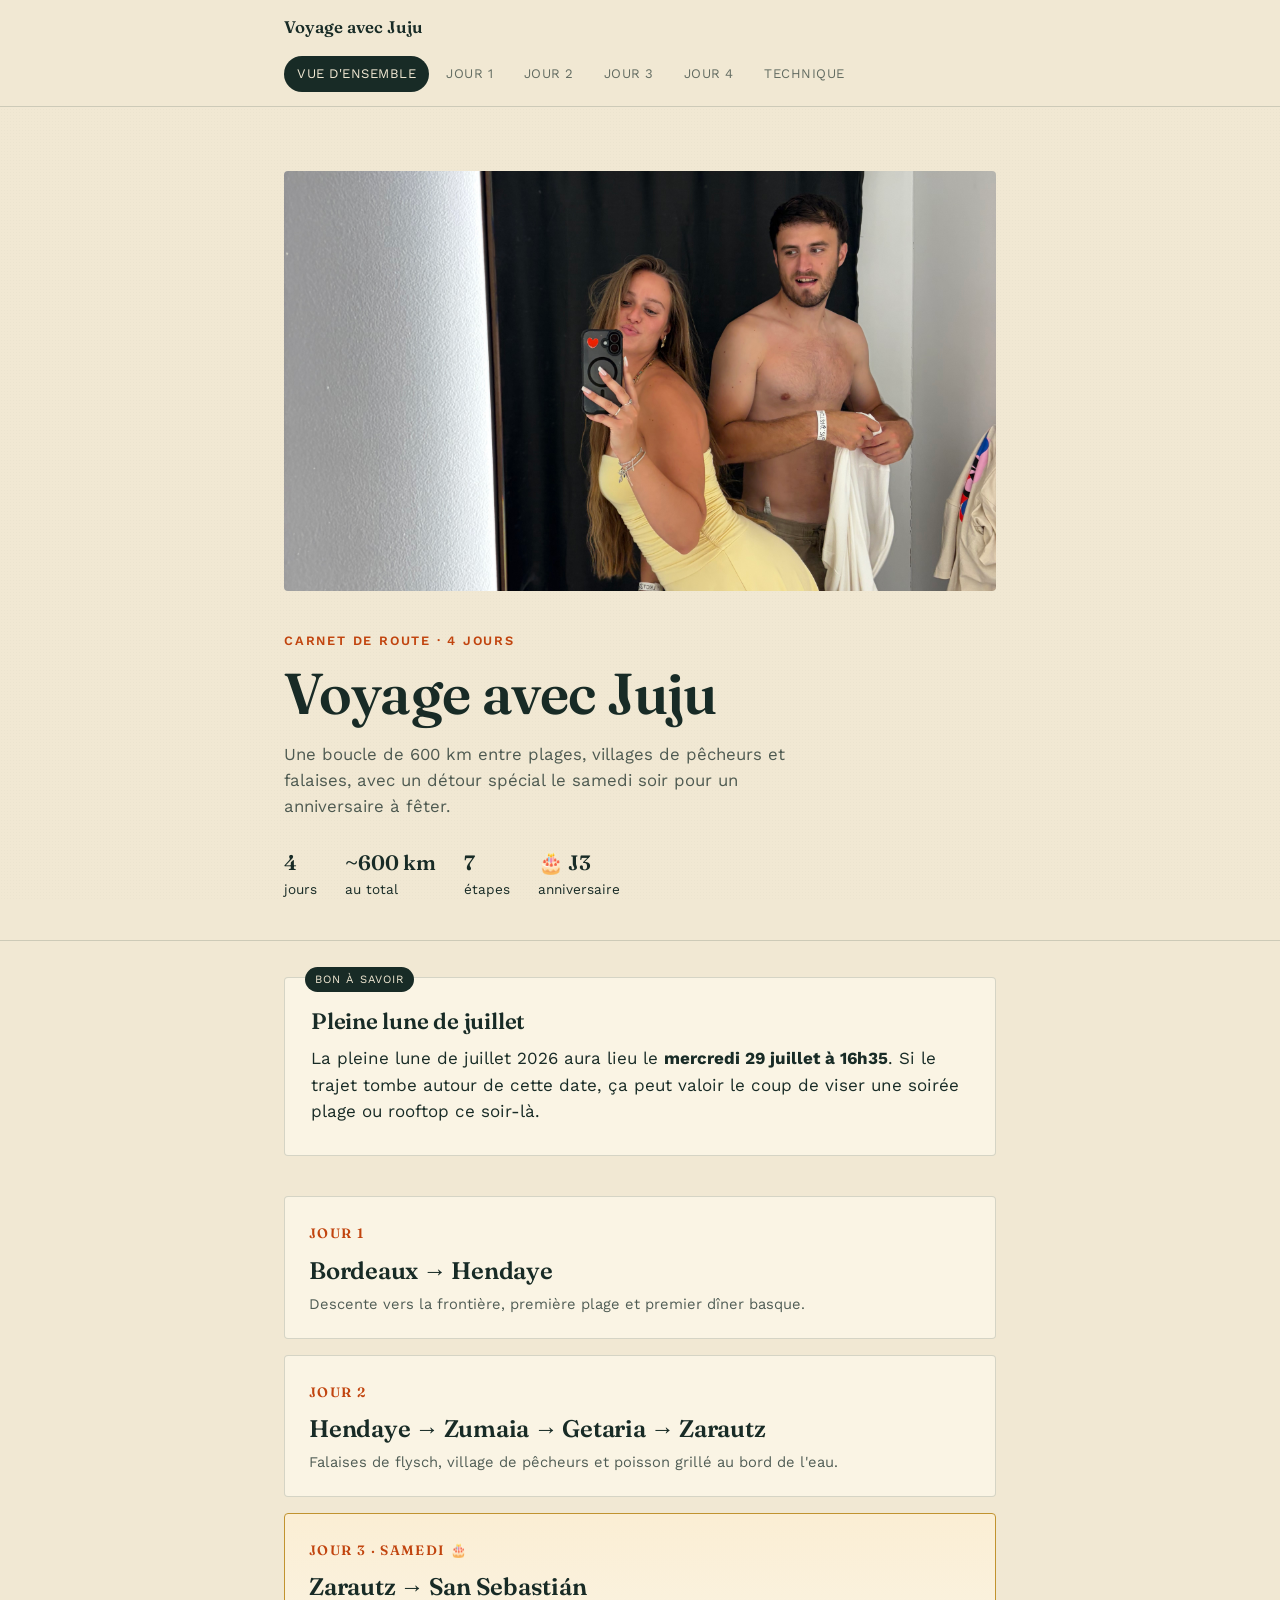
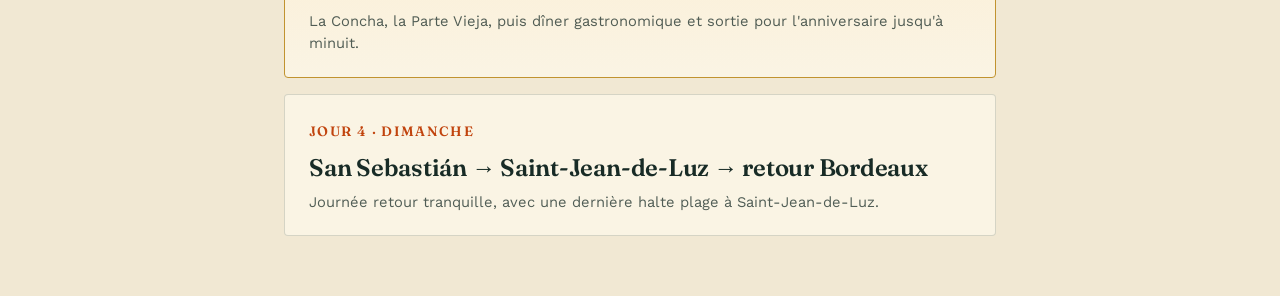
<file: index.html>
<!DOCTYPE html>
<html lang="fr">
<head>
<meta charset="UTF-8">
<meta name="viewport" content="width=device-width, initial-scale=1.0">
<title>Voyage avec Juju</title>
<link rel="stylesheet" href="style.css">
</head>
<body>

<nav class="topnav">
  <div class="wrap">
    <a class="brand" href="index.html">Voyage avec Juju</a>
    <div class="days">
      <a href="index.html" class="active">Vue d'ensemble</a>
      <a href="jour-1.html">Jour 1</a>
      <a href="jour-2.html">Jour 2</a>
      <a href="jour-3.html">Jour 3</a>
      <a href="jour-4.html">Jour 4</a>
      <a href="technique.html">Technique</a>
    </div>
  </div>
</nav>

<header class="hero">
  <div class="wrap">
    <img src="hero-photo.jpeg" alt="Photo de couverture du road trip" style="width:100%; max-height:420px; object-fit:cover; border-radius:4px; margin-bottom:32px;">
    <span class="eyebrow">Carnet de route · 4 jours</span>
    <h1>Voyage avec Juju</h1>
    <p class="sub">Une boucle de 600&nbsp;km entre plages, villages de pêcheurs et falaises, avec un détour spécial le samedi soir pour un anniversaire à fêter.</p>
    <div class="stats">
      <div><b>4</b>jours</div>
      <div><b>~600 km</b>au total</div>
      <div><b>7</b>étapes</div>
      <div><b>🎂 J3</b>anniversaire</div>
    </div>
  </div>
</header>

<div class="wrap">
  <div class="card" data-label="Bon à savoir">
    <h3>Pleine lune de juillet</h3>
    <p>La pleine lune de juillet 2026 aura lieu le <b>mercredi 29 juillet à 16h35</b>. Si le trajet tombe autour de cette date, ça peut valoir le coup de viser une soirée plage ou rooftop ce soir-là.</p>
  </div>

  <div class="day-grid">

    <a class="day-card" href="jour-1.html">
      <span class="num">Jour 1</span>
      <h2>Bordeaux → Hendaye</h2>
      <p>Descente vers la frontière, première plage et premier dîner basque.</p>
    </a>

    <a class="day-card" href="jour-2.html">
      <span class="num">Jour 2</span>
      <h2>Hendaye → Zumaia → Getaria → Zarautz</h2>
      <p>Falaises de flysch, village de pêcheurs et poisson grillé au bord de l'eau.</p>
    </a>

    <a class="day-card birthday" href="jour-3.html">
      <span class="num">Jour 3 · Samedi 🎂</span>
      <h2>Zarautz → San Sebastián</h2>
      <p>La Concha, la Parte Vieja, puis dîner gastronomique et sortie pour l'anniversaire jusqu'à minuit.</p>
    </a>

    <a class="day-card" href="jour-4.html">
      <span class="num">Jour 4 · Dimanche</span>
      <h2>San Sebastián → Saint-Jean-de-Luz → retour Bordeaux</h2>
      <p>Journée retour tranquille, avec une dernière halte plage à Saint-Jean-de-Luz.</p>
    </a>

  </div>
</div>

</body>
</html>
</file>
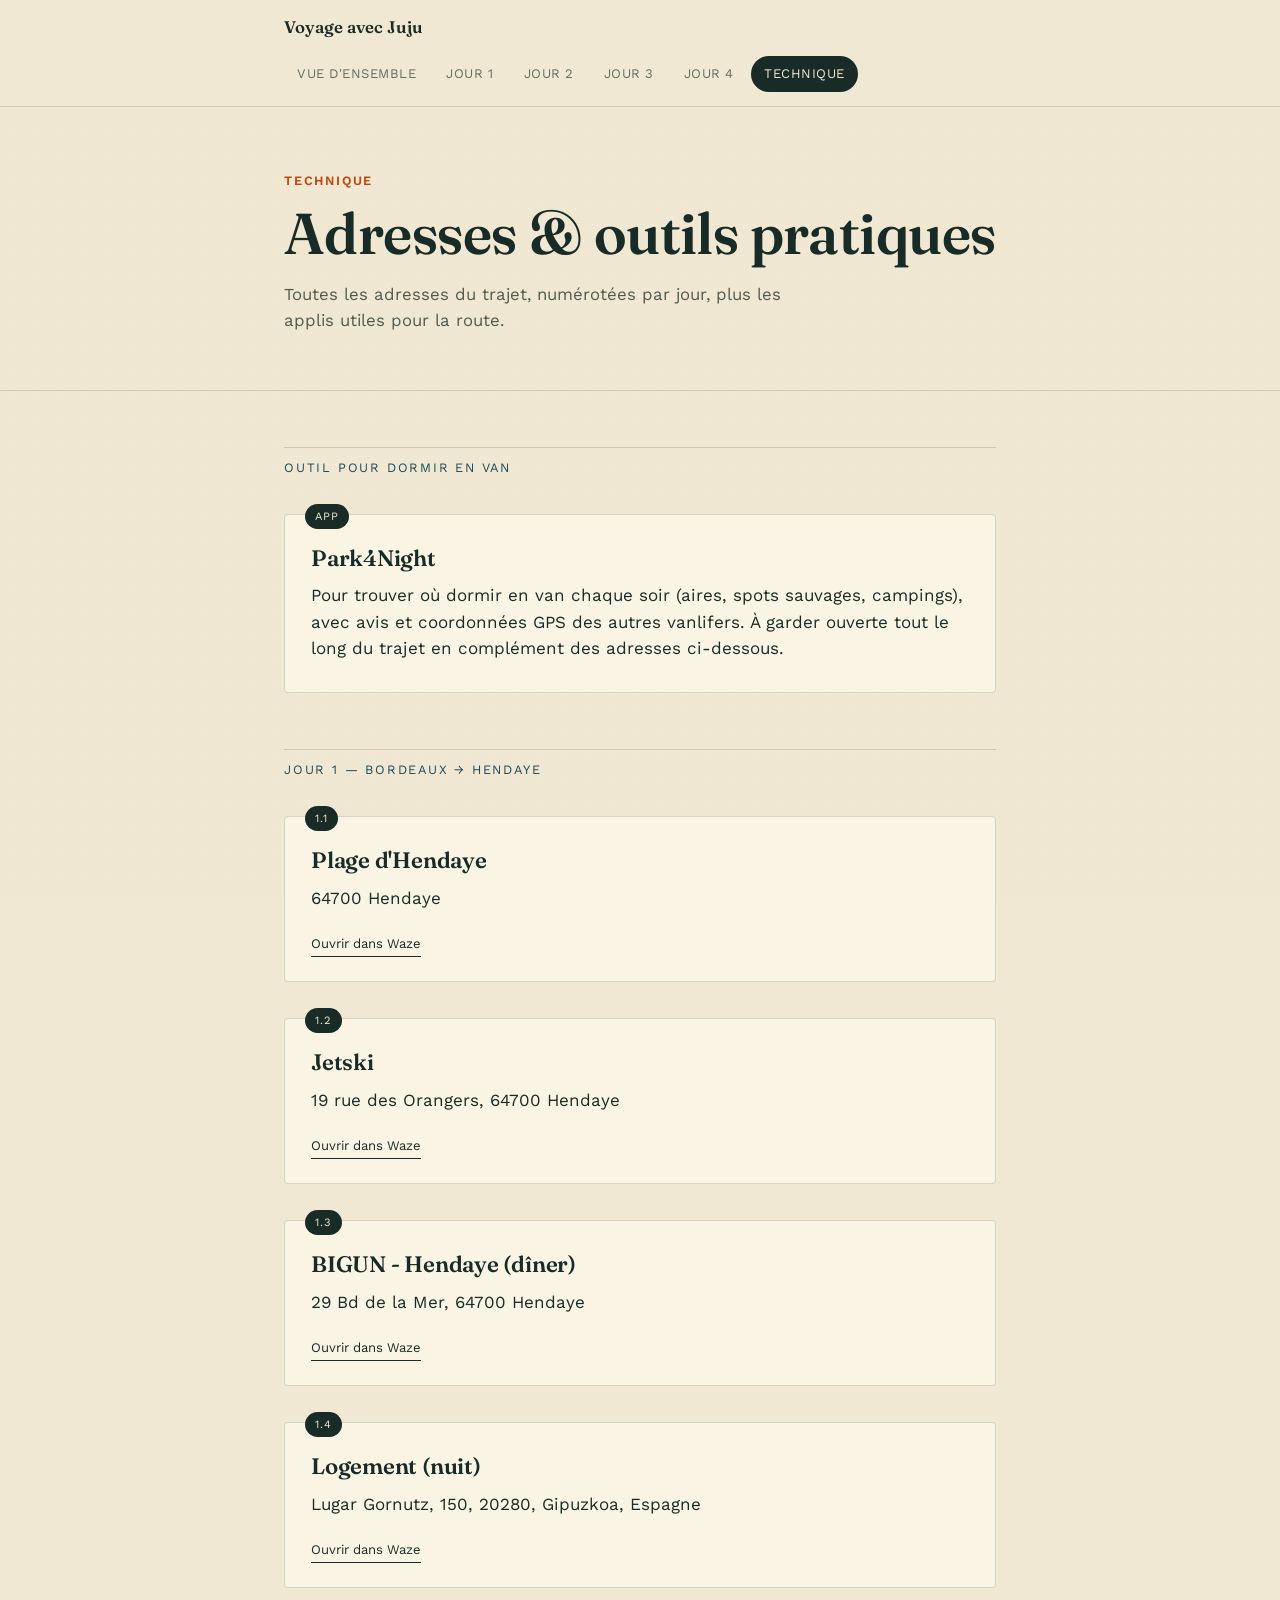
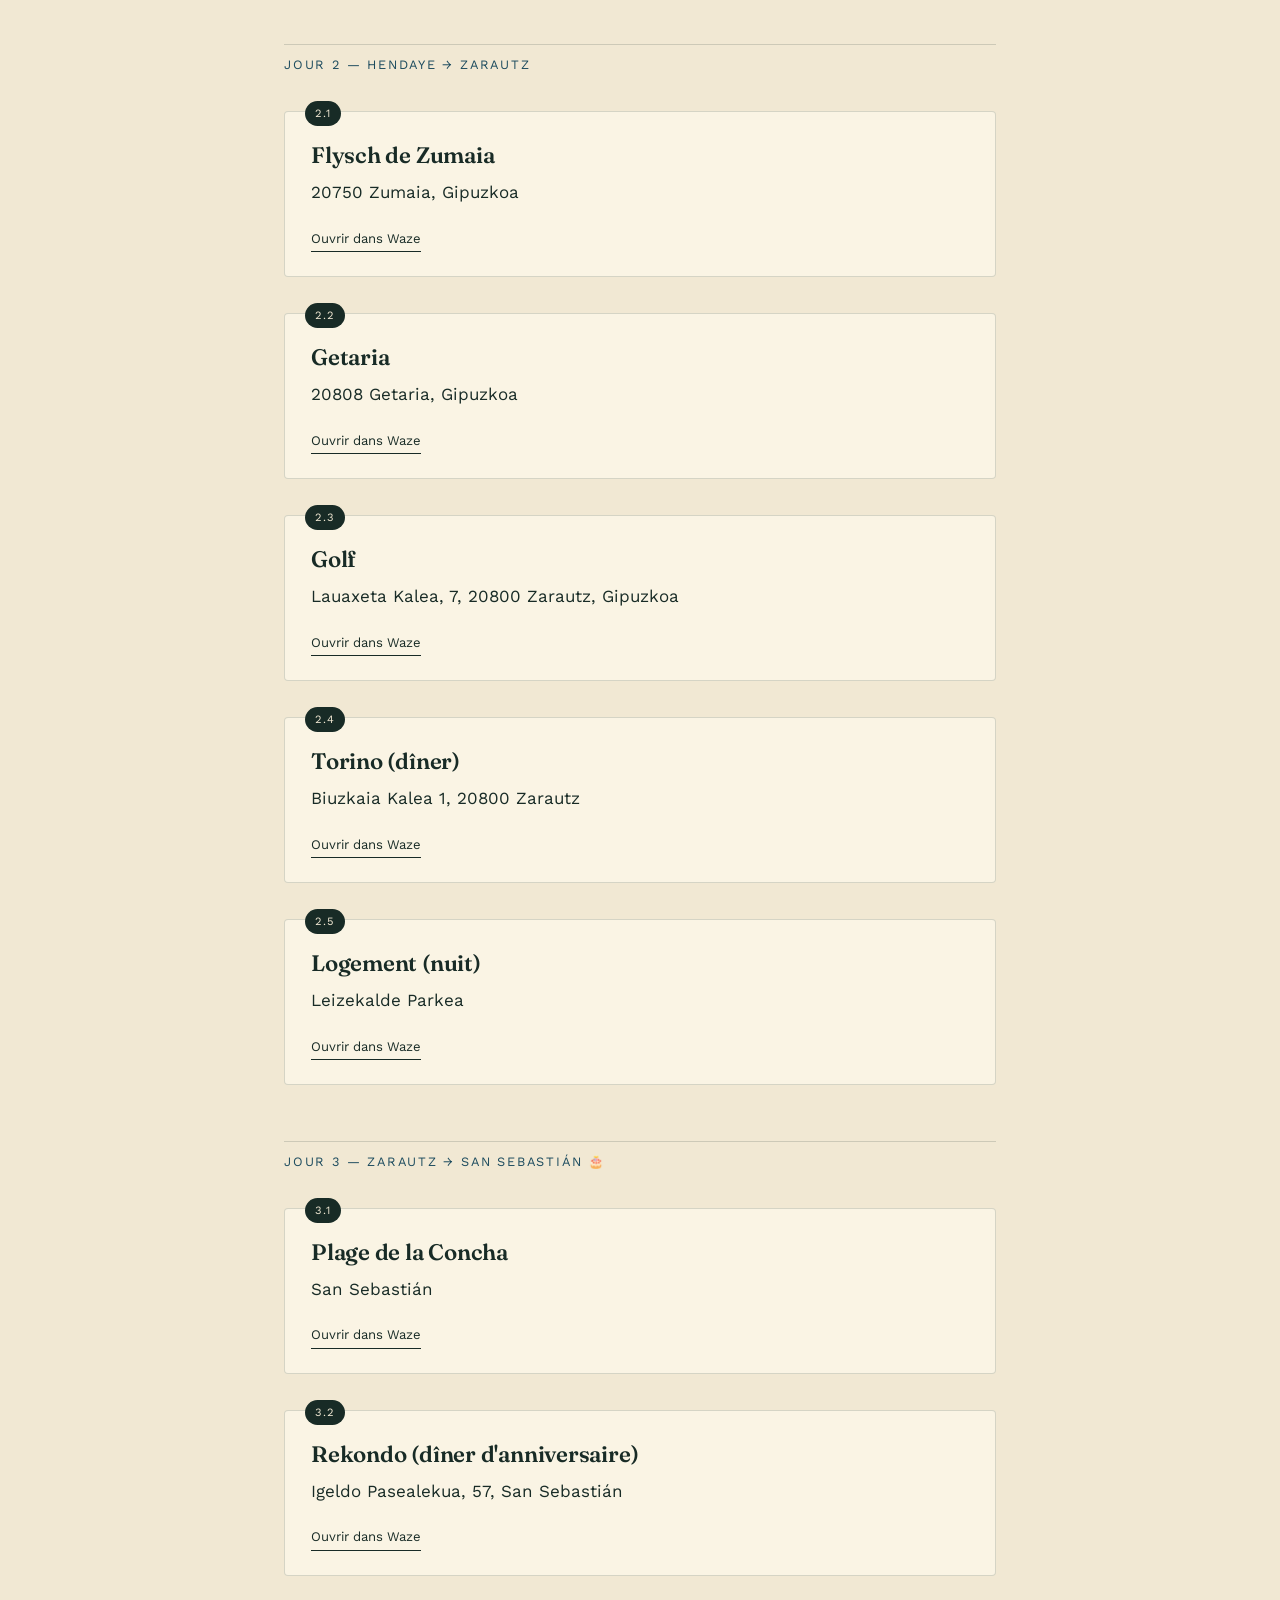
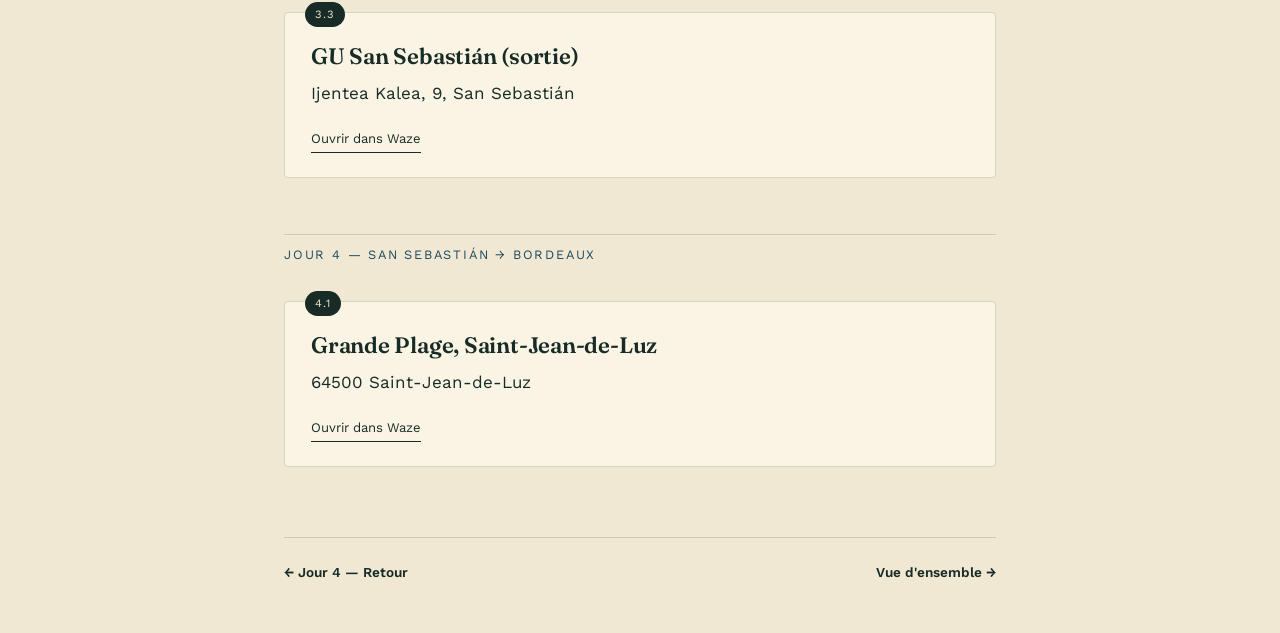
<file: technique.html>
<!DOCTYPE html>
<html lang="fr">
<head>
<meta charset="UTF-8">
<meta name="viewport" content="width=device-width, initial-scale=1.0">
<title>Technique — Adresses & outils</title>
<link rel="stylesheet" href="style.css">
</head>
<body>

<nav class="topnav">
  <div class="wrap">
    <a class="brand" href="index.html">Voyage avec Juju</a>
    <div class="days">
      <a href="index.html">Vue d'ensemble</a>
      <a href="jour-1.html">Jour 1</a>
      <a href="jour-2.html">Jour 2</a>
      <a href="jour-3.html">Jour 3</a>
      <a href="jour-4.html">Jour 4</a>
      <a href="technique.html" class="active">Technique</a>
    </div>
  </div>
</nav>

<header class="hero">
  <div class="wrap">
    <span class="eyebrow">Technique</span>
    <h1>Adresses &amp; outils pratiques</h1>
    <p class="sub">Toutes les adresses du trajet, numérotées par jour, plus les applis utiles pour la route.</p>
  </div>
</header>

<div class="wrap">

  <div class="section-title">Outil pour dormir en van</div>
  <div class="card" data-label="App">
    <h3>Park4Night</h3>
    <p>Pour trouver où dormir en van chaque soir (aires, spots sauvages, campings), avec avis et coordonnées GPS des autres vanlifers. À garder ouverte tout le long du trajet en complément des adresses ci-dessous.</p>
  </div>

  <div class="section-title">Jour 1 — Bordeaux → Hendaye</div>
  <div class="card" data-label="1.1"><h3>Plage d'Hendaye</h3><p>64700 Hendaye</p><a class="btn" href="https://waze.com/ul?q=64700%20Hendaye&navigate=yes" target="_blank" rel="noopener">Ouvrir dans Waze</a></div>
  <div class="card" data-label="1.2"><h3>Jetski</h3><p>19 rue des Orangers, 64700 Hendaye</p><a class="btn" href="https://waze.com/ul?q=19%20rue%20des%20Orangers%2C%2064700%20Hendaye&navigate=yes" target="_blank" rel="noopener">Ouvrir dans Waze</a></div>
  <div class="card" data-label="1.3"><h3>BIGUN - Hendaye (dîner)</h3><p>29 Bd de la Mer, 64700 Hendaye</p><a class="btn" href="https://waze.com/ul?q=29%20Bd%20de%20la%20Mer%2C%2064700%20Hendaye&navigate=yes" target="_blank" rel="noopener">Ouvrir dans Waze</a></div>
  <div class="card" data-label="1.4"><h3>Logement (nuit)</h3><p>Lugar Gornutz, 150, 20280, Gipuzkoa, Espagne</p><a class="btn" href="https://waze.com/ul?q=Lugar%20Gornutz%2C%20150%2C%2020280%2C%20Gipuzkoa%2C%20Espagne&navigate=yes" target="_blank" rel="noopener">Ouvrir dans Waze</a></div>

  <div class="section-title">Jour 2 — Hendaye → Zarautz</div>
  <div class="card" data-label="2.1"><h3>Flysch de Zumaia</h3><p>20750 Zumaia, Gipuzkoa</p><a class="btn" href="https://waze.com/ul?q=20750%20Zumaia%2C%20Gipuzkoa&navigate=yes" target="_blank" rel="noopener">Ouvrir dans Waze</a></div>
  <div class="card" data-label="2.2"><h3>Getaria</h3><p>20808 Getaria, Gipuzkoa</p><a class="btn" href="https://waze.com/ul?q=20808%20Getaria%2C%20Gipuzkoa&navigate=yes" target="_blank" rel="noopener">Ouvrir dans Waze</a></div>
  <div class="card" data-label="2.3"><h3>Golf</h3><p>Lauaxeta Kalea, 7, 20800 Zarautz, Gipuzkoa</p><a class="btn" href="https://waze.com/ul?q=Lauaxeta%20Kalea%2C%207%2C%2020800%20Zarautz%2C%20Gipuzkoa&navigate=yes" target="_blank" rel="noopener">Ouvrir dans Waze</a></div>
  <div class="card" data-label="2.4"><h3>Torino (dîner)</h3><p>Biuzkaia Kalea 1, 20800 Zarautz</p><a class="btn" href="https://waze.com/ul?q=Biuzkaia%20Kalea%201%2C%2020800%20Zarautz&navigate=yes" target="_blank" rel="noopener">Ouvrir dans Waze</a></div>
  <div class="card" data-label="2.5"><h3>Logement (nuit)</h3><p>Leizekalde Parkea</p><a class="btn" href="https://waze.com/ul?q=Leizekalde%20Parkea%2C%20Zarautz&navigate=yes" target="_blank" rel="noopener">Ouvrir dans Waze</a></div>

  <div class="section-title">Jour 3 — Zarautz → San Sebastián 🎂</div>
  <div class="card" data-label="3.1"><h3>Plage de la Concha</h3><p>San Sebastián</p><a class="btn" href="https://waze.com/ul?q=San%20Sebasti%C3%A1n&navigate=yes" target="_blank" rel="noopener">Ouvrir dans Waze</a></div>
  <div class="card" data-label="3.2"><h3>Rekondo (dîner d'anniversaire)</h3><p>Igeldo Pasealekua, 57, San Sebastián</p><a class="btn" href="https://waze.com/ul?q=Igeldo%20Pasealekua%2C%2057%2C%20San%20Sebasti%C3%A1n&navigate=yes" target="_blank" rel="noopener">Ouvrir dans Waze</a></div>
  <div class="card" data-label="3.3"><h3>GU San Sebastián (sortie)</h3><p>Ijentea Kalea, 9, San Sebastián</p><a class="btn" href="https://waze.com/ul?q=Ijentea%20Kalea%2C%209%2C%20San%20Sebasti%C3%A1n&navigate=yes" target="_blank" rel="noopener">Ouvrir dans Waze</a></div>

  <div class="section-title">Jour 4 — San Sebastián → Bordeaux</div>
  <div class="card" data-label="4.1"><h3>Grande Plage, Saint-Jean-de-Luz</h3><p>64500 Saint-Jean-de-Luz</p><a class="btn" href="https://waze.com/ul?q=64500%20Saint-Jean-de-Luz&navigate=yes" target="_blank" rel="noopener">Ouvrir dans Waze</a></div>

  <footer class="pagefoot">
    <a class="prev" href="jour-4.html">Jour 4 — Retour</a>
    <a class="next" href="index.html">Vue d'ensemble</a>
  </footer>

</div>

</body>
</html>
</file>
<file: style.css>
@import url('https://fonts.googleapis.com/css2?family=Fraunces:opsz,wght@9..144,400;9..144,500;9..144,600;9..144,700&family=Work+Sans:wght@400;500;600&display=swap');

:root{
  --ink:#182b26;
  --sand:#f1e8d3;
  --paper:#faf4e4;
  --ocean:#1c4b5e;
  --terracotta:#c1440e;
  --pine:#3c5a41;
  --gold:#c1932f;
  --line: rgba(24,43,38,0.16);
  --max: 760px;
}

*{box-sizing:border-box;}
html{scroll-behavior:smooth;}

body{
  margin:0;
  background:var(--sand);
  color:var(--ink);
  font-family:'Work Sans', sans-serif;
  font-size:17px;
  line-height:1.55;
  -webkit-font-smoothing:antialiased;
}

/* subtle paper grain */
body::before{
  content:"";
  position:fixed; inset:0;
  pointer-events:none;
  opacity:.35;
  background-image: radial-gradient(rgba(24,43,38,0.06) 1px, transparent 1px);
  background-size: 3px 3px;
  z-index:0;
}

h1,h2,h3{
  font-family:'Fraunces', serif;
  font-weight:600;
  margin:0 0 .3em;
  letter-spacing:-0.01em;
}

a{color:inherit;}

.wrap{
  max-width:var(--max);
  margin:0 auto;
  padding:0 24px;
  position:relative;
  z-index:1;
}

/* ---------- NAV ---------- */
nav.topnav{
  border-bottom:1px solid var(--line);
  background:rgba(241,232,211,0.9);
  backdrop-filter:blur(6px);
  position:sticky; top:0; z-index:10;
}
nav.topnav .wrap{
  display:flex;
  align-items:center;
  justify-content:space-between;
  padding-top:14px;
  padding-bottom:14px;
  gap:16px;
  flex-wrap:wrap;
}
nav.topnav .brand{
  font-family:'Fraunces', serif;
  font-weight:600;
  font-size:1.05rem;
  text-decoration:none;
  white-space:nowrap;
}
nav.topnav .days{
  display:flex;
  gap:4px;
  flex-wrap:wrap;
}
nav.topnav .days a{
  text-decoration:none;
  font-size:.82rem;
  letter-spacing:.04em;
  text-transform:uppercase;
  padding:7px 12px;
  border-radius:20px;
  border:1px solid transparent;
  color:var(--ink);
  opacity:.65;
}
nav.topnav .days a:hover{opacity:1; border-color:var(--line);}
nav.topnav .days a.active{
  opacity:1;
  background:var(--ink);
  color:var(--sand);
}

/* ---------- HERO ---------- */
header.hero{
  padding:64px 0 40px;
  border-bottom:1px solid var(--line);
}
header.hero .eyebrow{
  font-size:.8rem;
  letter-spacing:.14em;
  text-transform:uppercase;
  color:var(--terracotta);
  font-weight:600;
  margin-bottom:14px;
  display:block;
}
header.hero h1{
  font-size:clamp(2.4rem, 6vw, 3.6rem);
  line-height:1.02;
}
header.hero p.sub{
  max-width:52ch;
  color:var(--ink);
  opacity:.75;
  font-size:1.05rem;
  margin-top:10px;
}
header.hero .stats{
  display:flex; gap:28px;
  margin-top:28px;
  flex-wrap:wrap;
}
header.hero .stats div{font-size:.85rem;}
header.hero .stats b{
  display:block;
  font-family:'Fraunces', serif;
  font-size:1.3rem;
  font-weight:600;
}

/* ---------- ROUTE / TRAIL ---------- */
.trail{
  position:relative;
  margin:48px 0 8px;
  padding-left:34px;
}
.trail::before{
  content:"";
  position:absolute;
  left:7px; top:6px; bottom:6px;
  width:2px;
  background-image: linear-gradient(var(--ink) 60%, transparent 0%);
  background-size: 2px 10px;
  background-repeat: repeat-y;
  opacity:.45;
}
.stop{
  position:relative;
  padding-bottom:40px;
}
.stop:last-child{padding-bottom:4px;}
.stop::before{
  content:"";
  position:absolute;
  left:-34px; top:4px;
  width:14px; height:14px;
  border-radius:50%;
  background:var(--paper);
  border:2px solid var(--terracotta);
}
.stop .time{
  font-size:.78rem;
  letter-spacing:.08em;
  text-transform:uppercase;
  color:var(--ocean);
  font-weight:600;
}
.stop h3{
  font-size:1.35rem;
  margin-top:4px;
}
.stop p{margin:6px 0 0; opacity:.85;}
.stop .tag{
  display:inline-block;
  margin-top:10px;
  font-size:.72rem;
  letter-spacing:.06em;
  text-transform:uppercase;
  padding:3px 9px;
  border:1px solid var(--line);
  border-radius:20px;
  opacity:.7;
}
.stop img{width:100%; max-height:260px; object-fit:cover; border-radius:4px; margin-top:10px; display:block;}

/* ---------- CARD (restaurant / dodo) ---------- */
.card{
  margin:36px 0;
  background:var(--paper);
  border:1px solid var(--line);
  border-radius:4px;
  padding:26px 26px 24px;
  position:relative;
}
.card::before{
  content:attr(data-label);
  position:absolute;
  top:-11px; left:20px;
  background:var(--ink);
  color:var(--sand);
  font-size:.7rem;
  letter-spacing:.1em;
  text-transform:uppercase;
  padding:4px 10px;
  border-radius:20px;
}
.card h3{font-size:1.4rem; margin-bottom:2px;}
.card .addr{font-size:.85rem; opacity:.65; margin-bottom:10px;}
.card p{margin:.4em 0;}
.card .meta{
  display:flex; gap:16px; flex-wrap:wrap;
  margin-top:14px;
  font-size:.82rem;
}
.card .meta span{opacity:.7;}
.card .meta b{opacity:1;}
.card a.btn{
  display:inline-block;
  margin-top:16px;
  font-size:.82rem;
  text-decoration:none;
  border-bottom:1px solid var(--ink);
  padding-bottom:2px;
}

/* birthday card special treatment */
.card.birthday{
  background: linear-gradient(180deg, #fbeed4, var(--paper));
  border-color: var(--gold);
}
.card.birthday::before{
  background:var(--gold);
  color:#2a2107;
}
.card.birthday h3{color:var(--terracotta);}

.section-title{
  margin-top:56px;
  font-size:.8rem;
  letter-spacing:.14em;
  text-transform:uppercase;
  color:var(--ocean);
  border-top:1px solid var(--line);
  padding-top:10px;
}

footer.pagefoot{
  margin:70px 0 50px;
  padding-top:24px;
  border-top:1px solid var(--line);
  display:flex;
  justify-content:space-between;
  align-items:center;
  font-size:.85rem;
  gap:16px;
  flex-wrap:wrap;
}
footer.pagefoot a{
  text-decoration:none;
  font-weight:600;
}
footer.pagefoot .prev::before{content:"← ";}
footer.pagefoot .next::after{content:" →";}

/* index page grid */
.day-grid{
  display:grid;
  grid-template-columns:1fr;
  gap:16px;
  margin:40px 0 60px;
}
.day-card{
  display:block;
  text-decoration:none;
  color:var(--ink);
  border:1px solid var(--line);
  border-radius:4px;
  padding:22px 24px;
  background:var(--paper);
  transition:transform .15s ease, box-shadow .15s ease;
}
.day-card:hover{transform:translateY(-2px); box-shadow:0 6px 18px rgba(24,43,38,0.08);}
.day-card .num{
  font-family:'Fraunces', serif;
  font-size:.85rem;
  letter-spacing:.1em;
  text-transform:uppercase;
  color:var(--terracotta);
  font-weight:600;
}
.day-card h2{font-size:1.5rem; margin:6px 0 4px;}
.day-card p{margin:0; opacity:.75; font-size:.92rem;}
.day-card.birthday{border-color:var(--gold); background:linear-gradient(180deg,#fbeed4,var(--paper));}

@media (max-width:600px){
  header.hero{padding:44px 0 30px;}
  .card{padding:20px;}
}
</file>
